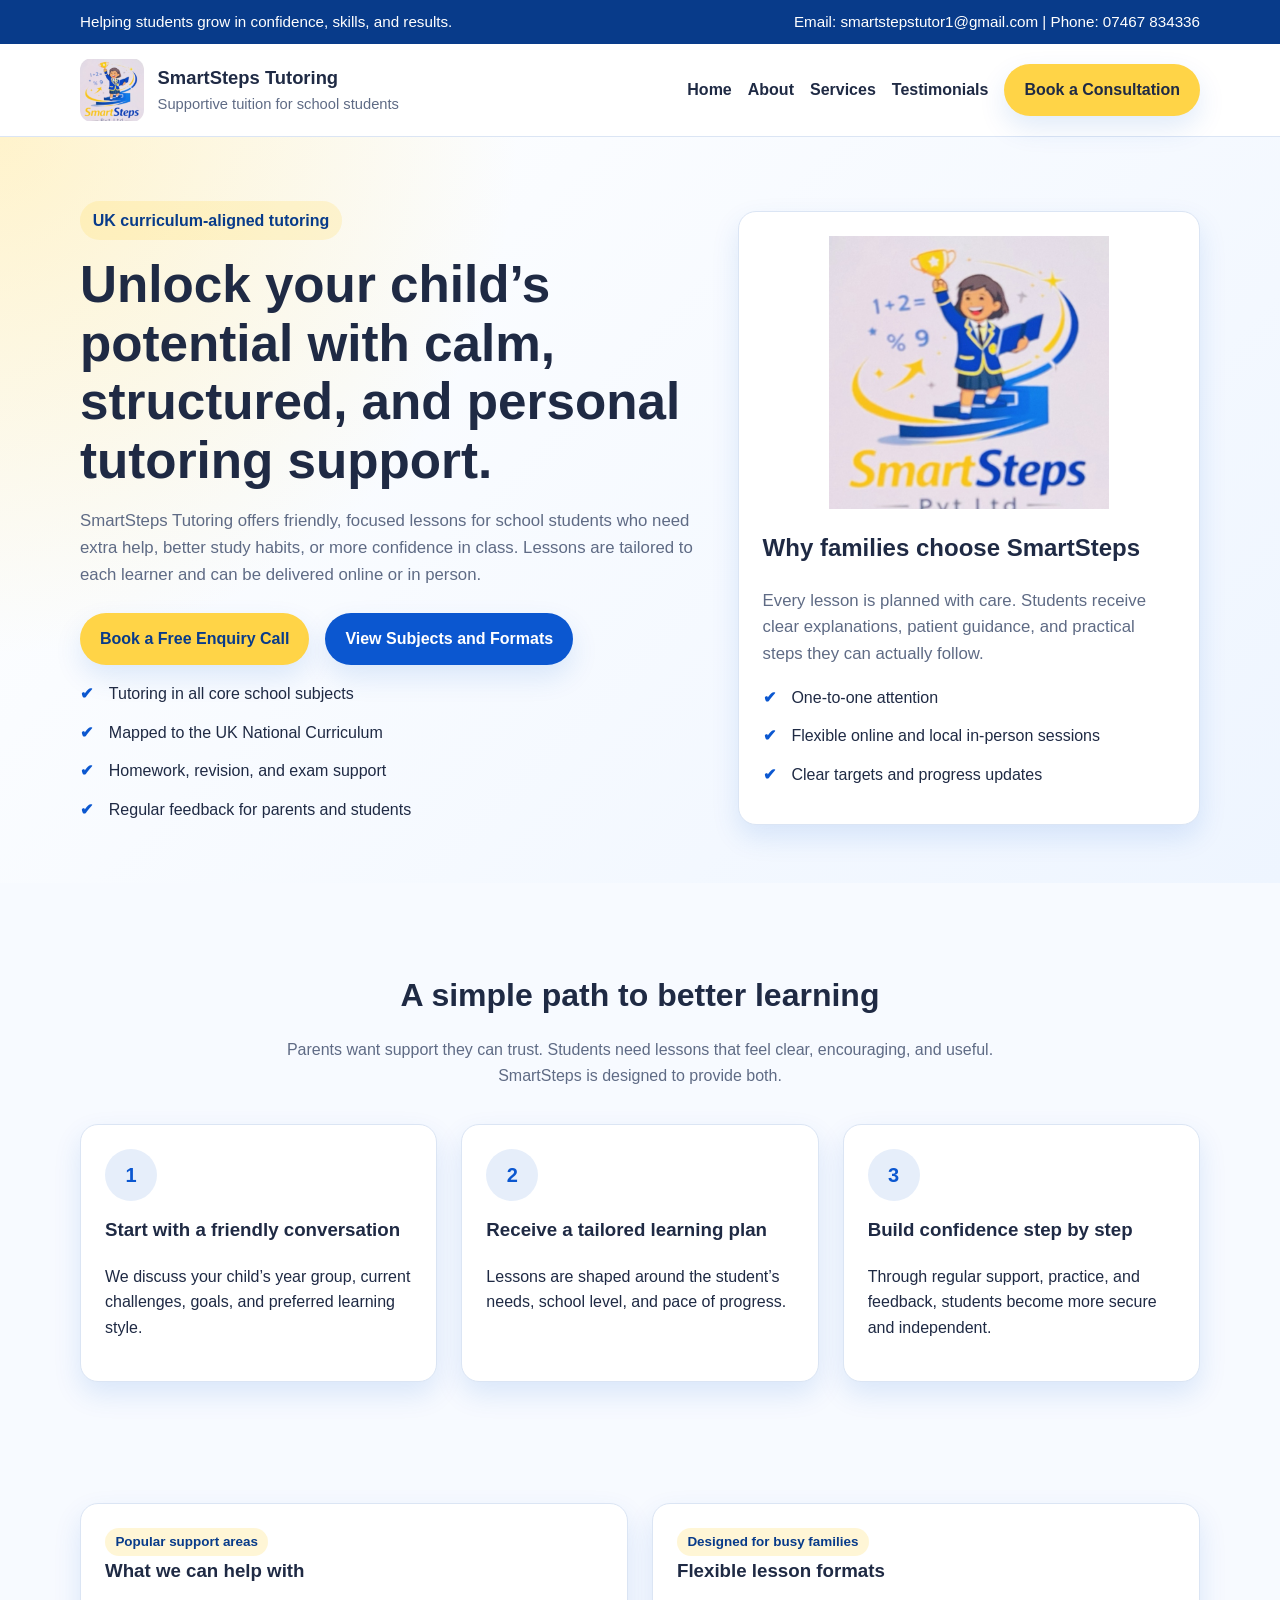
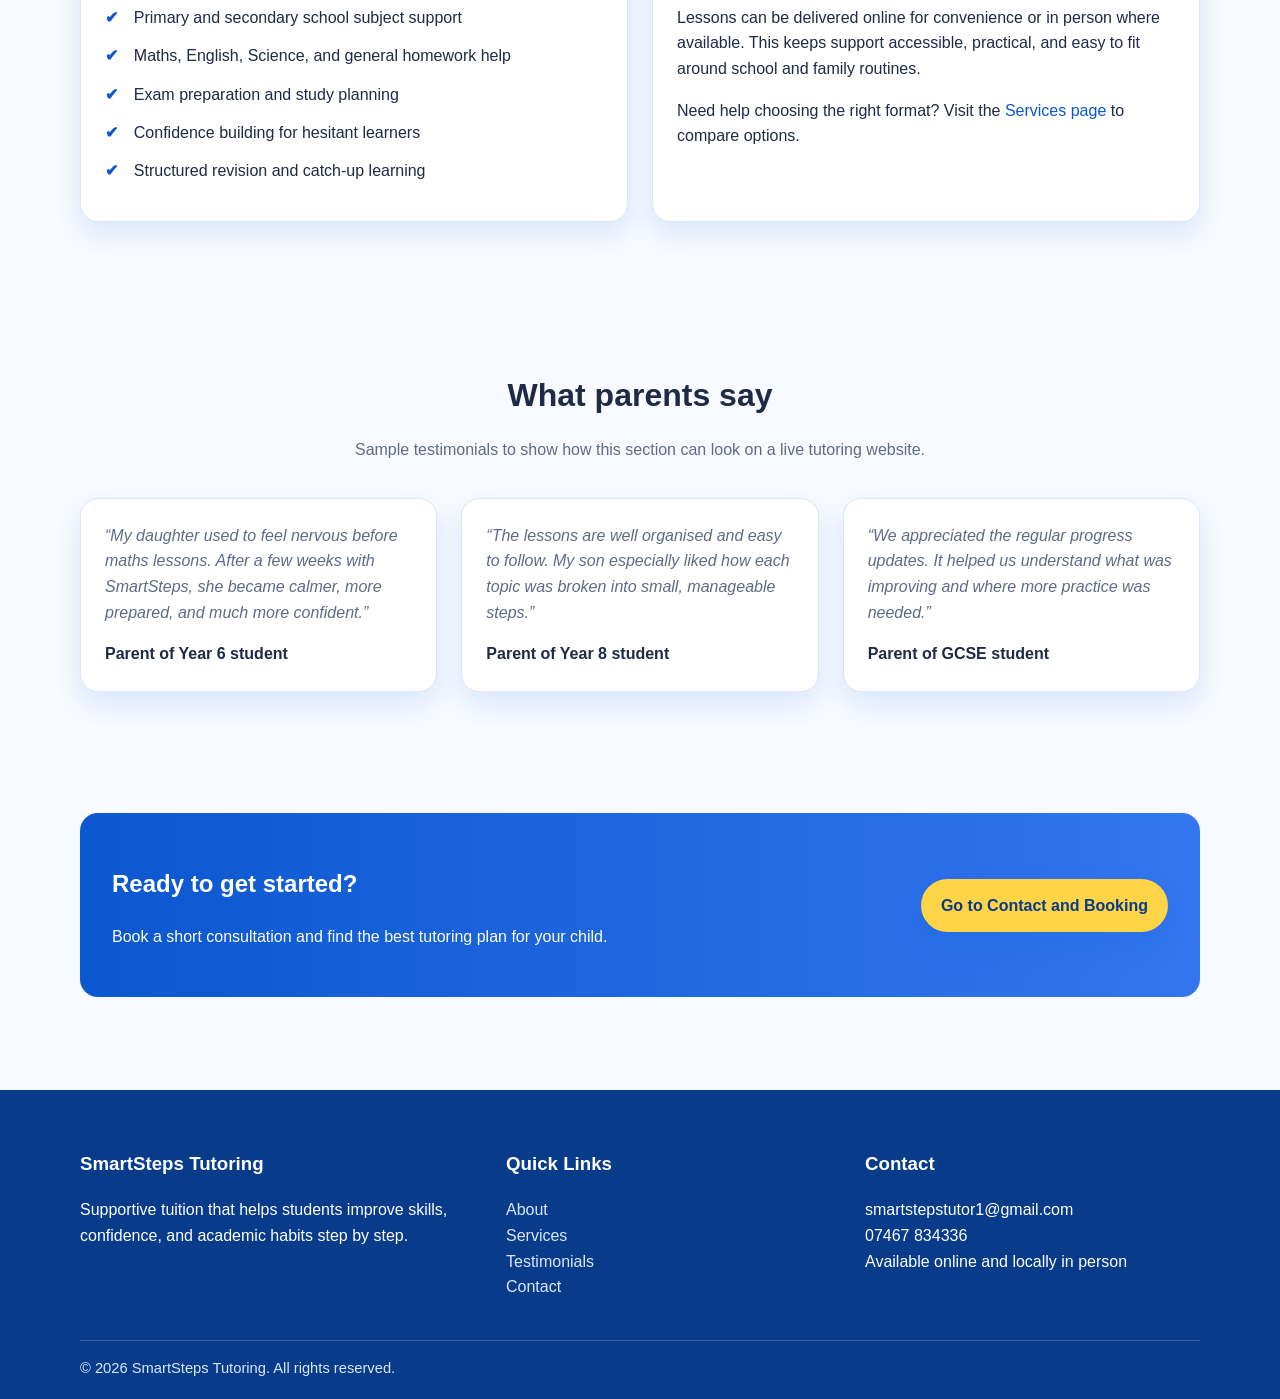
<file: index.html>
<!DOCTYPE html>
<html lang="en">
<head>
  <meta charset="UTF-8" />
  <meta name="viewport" content="width=device-width, initial-scale=1.0" />
  <title>SmartSteps Tutoring | Personal Support for Confident Learning</title>
  <meta name="description" content="SmartSteps Tutoring offers supportive, personalised lessons for school students across core subjects, online and in person." />
  <link rel="stylesheet" href="style.css" />
</head>
<body>
  <div class="topbar">
    <div class="container">
      <div>Helping students grow in confidence, skills, and results.</div>
      <div>Email: smartstepstutor1@gmail.com | Phone: 07467 834336</div>
    </div>
  </div>

  <header class="header">
    <div class="container navbar">
      <a class="brand" href="index.html">
        <img src="\assets\logo.png" alt="SmartSteps Tutoring logo" />
        <div class="brand-text">
          <strong>SmartSteps Tutoring</strong>
          <span>Supportive tuition for school students</span>
        </div>
      </a>
      <nav class="nav-links" aria-label="Main navigation">
        <a href="index.html">Home</a>
        <a href="about.html">About</a>
        <a href="services.html">Services</a>
        <a href="testimonials.html">Testimonials</a>
        <a href="contact.html" class="button">Book a Consultation</a>
      </nav>
    </div>
  </header>

  <main>
    <section class="hero">
      <div class="container hero-grid">
        <div>
          <span class="eyebrow">UK curriculum-aligned tutoring</span>
          <h1>Unlock your child’s potential with calm, structured, and personal tutoring support.</h1>
          <p>
            SmartSteps Tutoring offers friendly, focused lessons for school students who need extra help,
            better study habits, or more confidence in class. Lessons are tailored to each learner and can be
            delivered online or in person.
          </p>
          <div class="hero-actions">
            <a class="button" href="contact.html">Book a Free Enquiry Call</a>
            <a class="button secondary" href="services.html">View Subjects and Formats</a>
          </div>
          <ul class="hero-list">
            <li>Tutoring in all core school subjects</li>
            <li>Mapped to the UK National Curriculum</li>
            <li>Homework, revision, and exam support</li>
            <li>Regular feedback for parents and students</li>
          </ul>
        </div>

        <aside class="hero-card">
          <img src="assets/logo.png" alt="SmartSteps logo and mascot" />
          <h2>Why families choose SmartSteps</h2>
          <p>
            Every lesson is planned with care. Students receive clear explanations, patient guidance,
            and practical steps they can actually follow.
          </p>
          <ul class="check-list">
            <li>One-to-one attention</li>
            <li>Flexible online and local in-person sessions</li>
            <li>Clear targets and progress updates</li>
          </ul>
        </aside>
      </div>
    </section>

    <section class="section">
      <div class="container">
        <div class="section-title">
          <h2>A simple path to better learning</h2>
          <p>
            Parents want support they can trust. Students need lessons that feel clear, encouraging, and useful.
            SmartSteps is designed to provide both.
          </p>
        </div>
        <div class="grid-3">
          <div class="card">
            <div class="icon-circle">1</div>
            <h3>Start with a friendly conversation</h3>
            <p>
              We discuss your child’s year group, current challenges, goals, and preferred learning style.
            </p>
          </div>
          <div class="card">
            <div class="icon-circle">2</div>
            <h3>Receive a tailored learning plan</h3>
            <p>
              Lessons are shaped around the student’s needs, school level, and pace of progress.
            </p>
          </div>
          <div class="card">
            <div class="icon-circle">3</div>
            <h3>Build confidence step by step</h3>
            <p>
              Through regular support, practice, and feedback, students become more secure and independent.
            </p>
          </div>
        </div>
      </div>
    </section>

    <section class="section">
      <div class="container grid-2">
        <div class="info-box">
          <span class="small-badge">Popular support areas</span>
          <h3>What we can help with</h3>
          <ul class="check-list">
            <li>Primary and secondary school subject support</li>
            <li>Maths, English, Science, and general homework help</li>
            <li>Exam preparation and study planning</li>
            <li>Confidence building for hesitant learners</li>
            <li>Structured revision and catch-up learning</li>
          </ul>
        </div>
        <div class="info-box">
          <span class="small-badge">Designed for busy families</span>
          <h3>Flexible lesson formats</h3>
          <p>
            Lessons can be delivered online for convenience or in person where available. This keeps support accessible,
            practical, and easy to fit around school and family routines.
          </p>
          <p>
            Need help choosing the right format? Visit the <a href="services.html">Services page</a> to compare options.
          </p>
        </div>
      </div>
    </section>

    <section class="section">
      <div class="container">
        <div class="section-title">
          <h2>What parents say</h2>
          <p>Sample testimonials to show how this section can look on a live tutoring website.</p>
        </div>
        <div class="grid-3">
          <article class="testimonial">
            <blockquote>
              “My daughter used to feel nervous before maths lessons. After a few weeks with SmartSteps, she became calmer,
              more prepared, and much more confident.”
            </blockquote>
            <cite>Parent of Year 6 student</cite>
          </article>
          <article class="testimonial">
            <blockquote>
              “The lessons are well organised and easy to follow. My son especially liked how each topic was broken into small,
              manageable steps.”
            </blockquote>
            <cite>Parent of Year 8 student</cite>
          </article>
          <article class="testimonial">
            <blockquote>
              “We appreciated the regular progress updates. It helped us understand what was improving and where more practice was needed.”
            </blockquote>
            <cite>Parent of GCSE student</cite>
          </article>
        </div>
      </div>
    </section>

    <section class="section">
      <div class="container">
        <div class="cta-strip">
          <div>
            <h2>Ready to get started?</h2>
            <p>Book a short consultation and find the best tutoring plan for your child.</p>
          </div>
          <a class="button" href="contact.html">Go to Contact and Booking</a>
        </div>
      </div>
    </section>
  </main>

  <footer class="footer">
    <div class="container">
      <div class="footer-grid">
        <div>
          <h3>SmartSteps Tutoring</h3>
          <p>Supportive tuition that helps students improve skills, confidence, and academic habits step by step.</p>
        </div>
        <div>
          <h3>Quick Links</h3>
          <p><a href="about.html">About</a><br><a href="services.html">Services</a><br><a href="testimonials.html">Testimonials</a><br><a href="contact.html">Contact</a></p>
        </div>
        <div>
          <h3>Contact</h3>
          <p>smartstepstutor1@gmail.com<br>07467 834336<br>Available online and locally in person</p>
        </div>
      </div>
      <div class="footer-bottom">© 2026 SmartSteps Tutoring. All rights reserved.</div>
    </div>
  </footer>
</body>
</html>
</file>
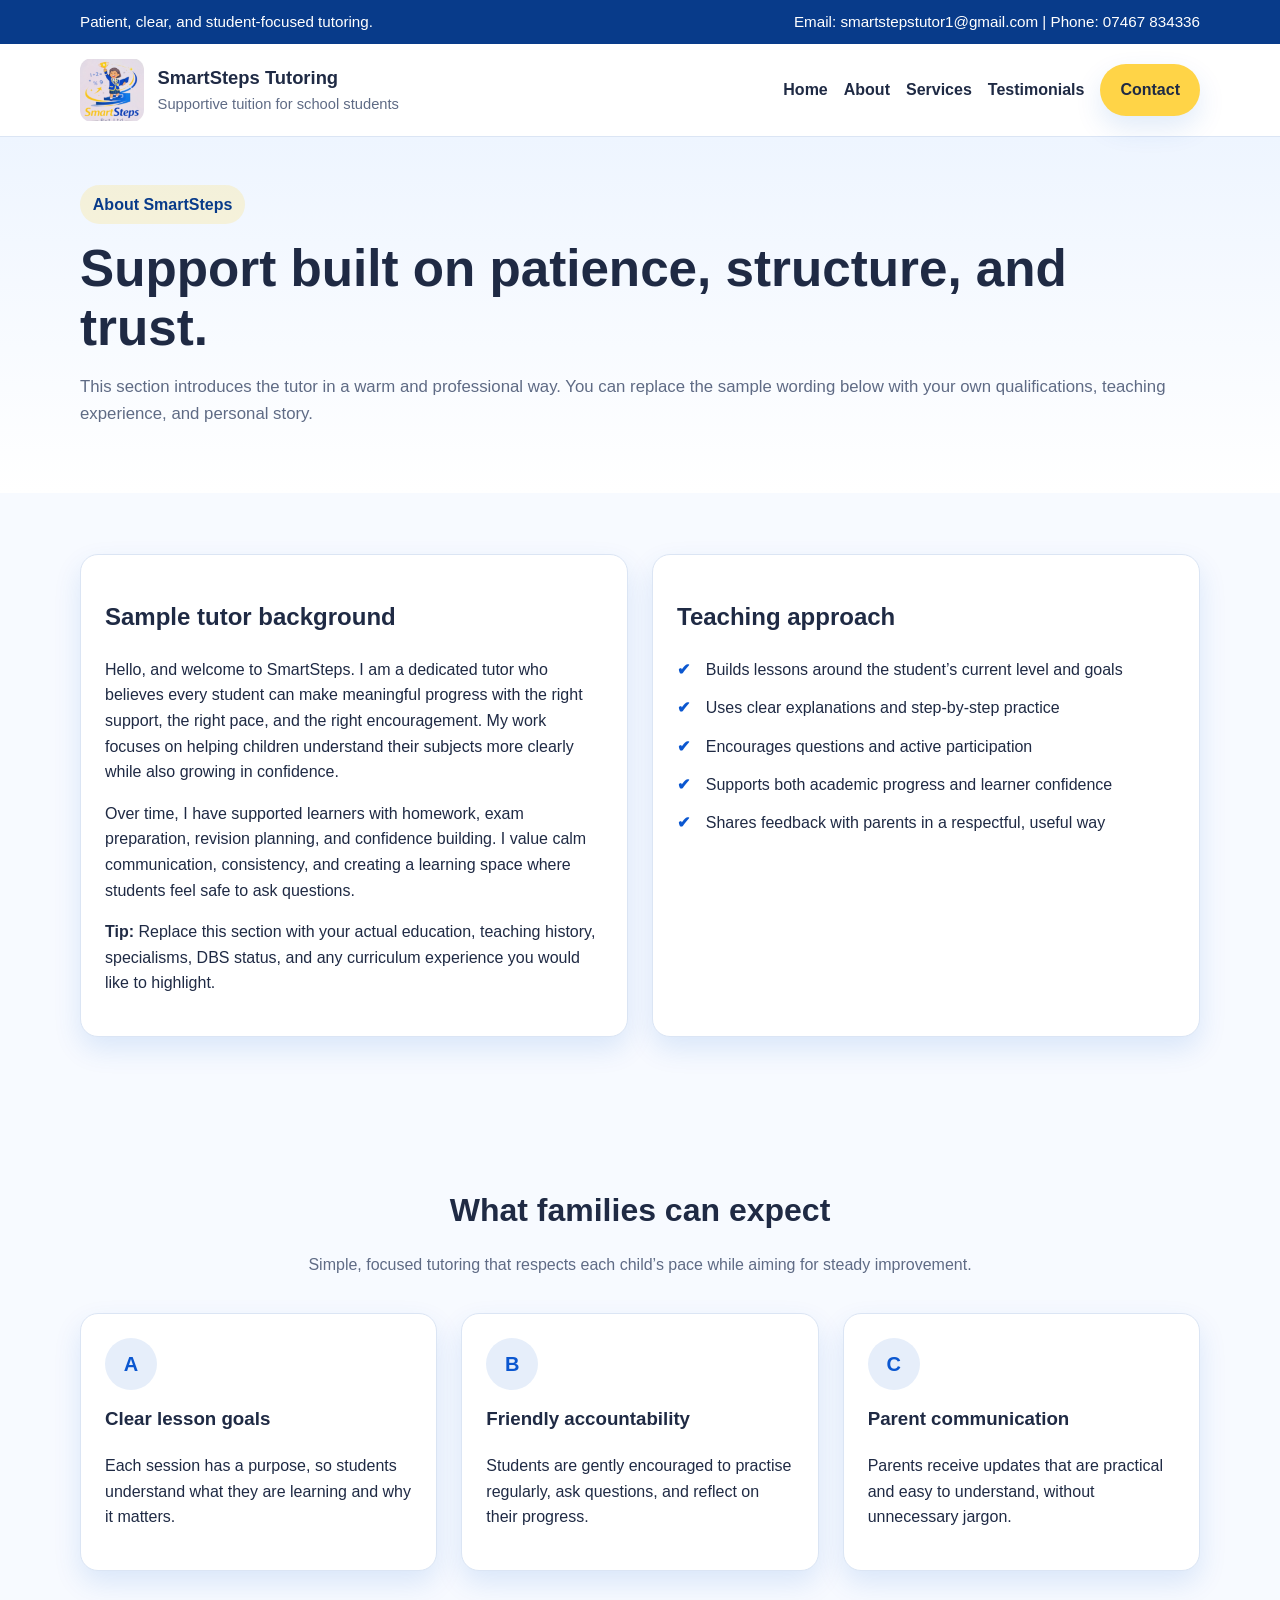
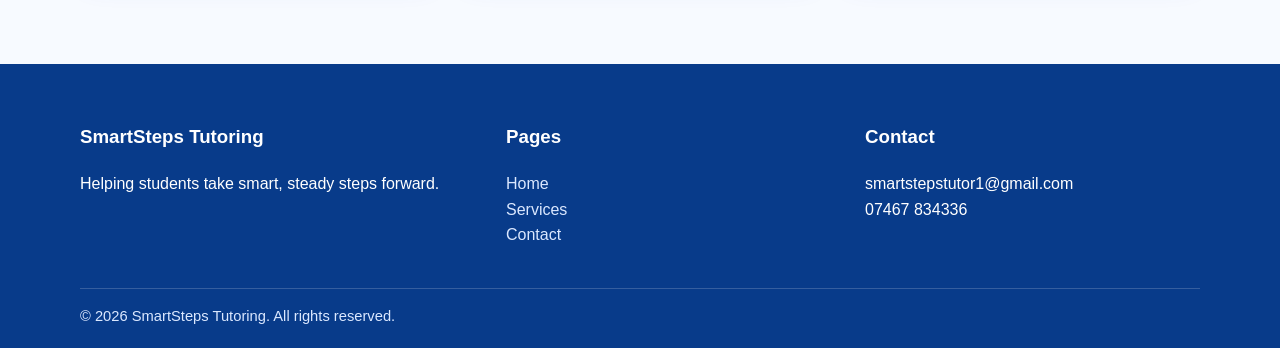
<file: about.html>
<!DOCTYPE html>
<html lang="en">
<head>
  <meta charset="UTF-8" />
  <meta name="viewport" content="width=device-width, initial-scale=1.0" />
  <title>About | SmartSteps Tutoring</title>
  <link rel="stylesheet" href="style.css" />
</head>
<body>
  <div class="topbar">
    <div class="container">
      <div>Patient, clear, and student-focused tutoring.</div>
      <div>Email: smartstepstutor1@gmail.com | Phone: 07467 834336</div>
    </div>
  </div>

  <header class="header">
    <div class="container navbar">
      <a class="brand" href="index.html">
        <img src="assets/logo.png" alt="SmartSteps Tutoring logo" />
        <div class="brand-text">
          <strong>SmartSteps Tutoring</strong>
          <span>Supportive tuition for school students</span>
        </div>
      </a>
      <nav class="nav-links">
        <a href="index.html">Home</a>
        <a href="about.html">About</a>
        <a href="services.html">Services</a>
        <a href="testimonials.html">Testimonials</a>
        <a href="contact.html" class="button">Contact</a>
      </nav>
    </div>
  </header>

  <main>
    <section class="page-hero">
      <div class="container">
        <span class="eyebrow">About SmartSteps</span>
        <h1>Support built on patience, structure, and trust.</h1>
        <p>
          This section introduces the tutor in a warm and professional way. You can replace the sample wording below
          with your own qualifications, teaching experience, and personal story.
        </p>
      </div>
    </section>

    <section class="section">
      <div class="container grid-2">
        <div class="card">
          <h2>Sample tutor background</h2>
          <p>
            Hello, and welcome to SmartSteps. I am a dedicated tutor who believes every student can make meaningful progress
            with the right support, the right pace, and the right encouragement. My work focuses on helping children understand
            their subjects more clearly while also growing in confidence.
          </p>
          <p>
            Over time, I have supported learners with homework, exam preparation, revision planning, and confidence building.
            I value calm communication, consistency, and creating a learning space where students feel safe to ask questions.
          </p>
          <p>
            <strong>Tip:</strong> Replace this section with your actual education, teaching history, specialisms, DBS status,
            and any curriculum experience you would like to highlight.
          </p>
        </div>
        <div class="card">
          <h2>Teaching approach</h2>
          <ul class="check-list">
            <li>Builds lessons around the student’s current level and goals</li>
            <li>Uses clear explanations and step-by-step practice</li>
            <li>Encourages questions and active participation</li>
            <li>Supports both academic progress and learner confidence</li>
            <li>Shares feedback with parents in a respectful, useful way</li>
          </ul>
        </div>
      </div>
    </section>

    <section class="section">
      <div class="container">
        <div class="section-title">
          <h2>What families can expect</h2>
          <p>Simple, focused tutoring that respects each child’s pace while aiming for steady improvement.</p>
        </div>
        <div class="grid-3">
          <div class="card">
            <div class="icon-circle">A</div>
            <h3>Clear lesson goals</h3>
            <p>Each session has a purpose, so students understand what they are learning and why it matters.</p>
          </div>
          <div class="card">
            <div class="icon-circle">B</div>
            <h3>Friendly accountability</h3>
            <p>Students are gently encouraged to practise regularly, ask questions, and reflect on their progress.</p>
          </div>
          <div class="card">
            <div class="icon-circle">C</div>
            <h3>Parent communication</h3>
            <p>Parents receive updates that are practical and easy to understand, without unnecessary jargon.</p>
          </div>
        </div>
      </div>
    </section>
  </main>

  <footer class="footer">
    <div class="container">
      <div class="footer-grid">
        <div><h3>SmartSteps Tutoring</h3><p>Helping students take smart, steady steps forward.</p></div>
        <div><h3>Pages</h3><p><a href="index.html">Home</a><br><a href="services.html">Services</a><br><a href="contact.html">Contact</a></p></div>
        <div><h3>Contact</h3><p>smartstepstutor1@gmail.com<br>07467 834336</p></div>
      </div>
      <div class="footer-bottom">© 2026 SmartSteps Tutoring. All rights reserved.</div>
    </div>
  </footer>
</body>
</html>
</file>
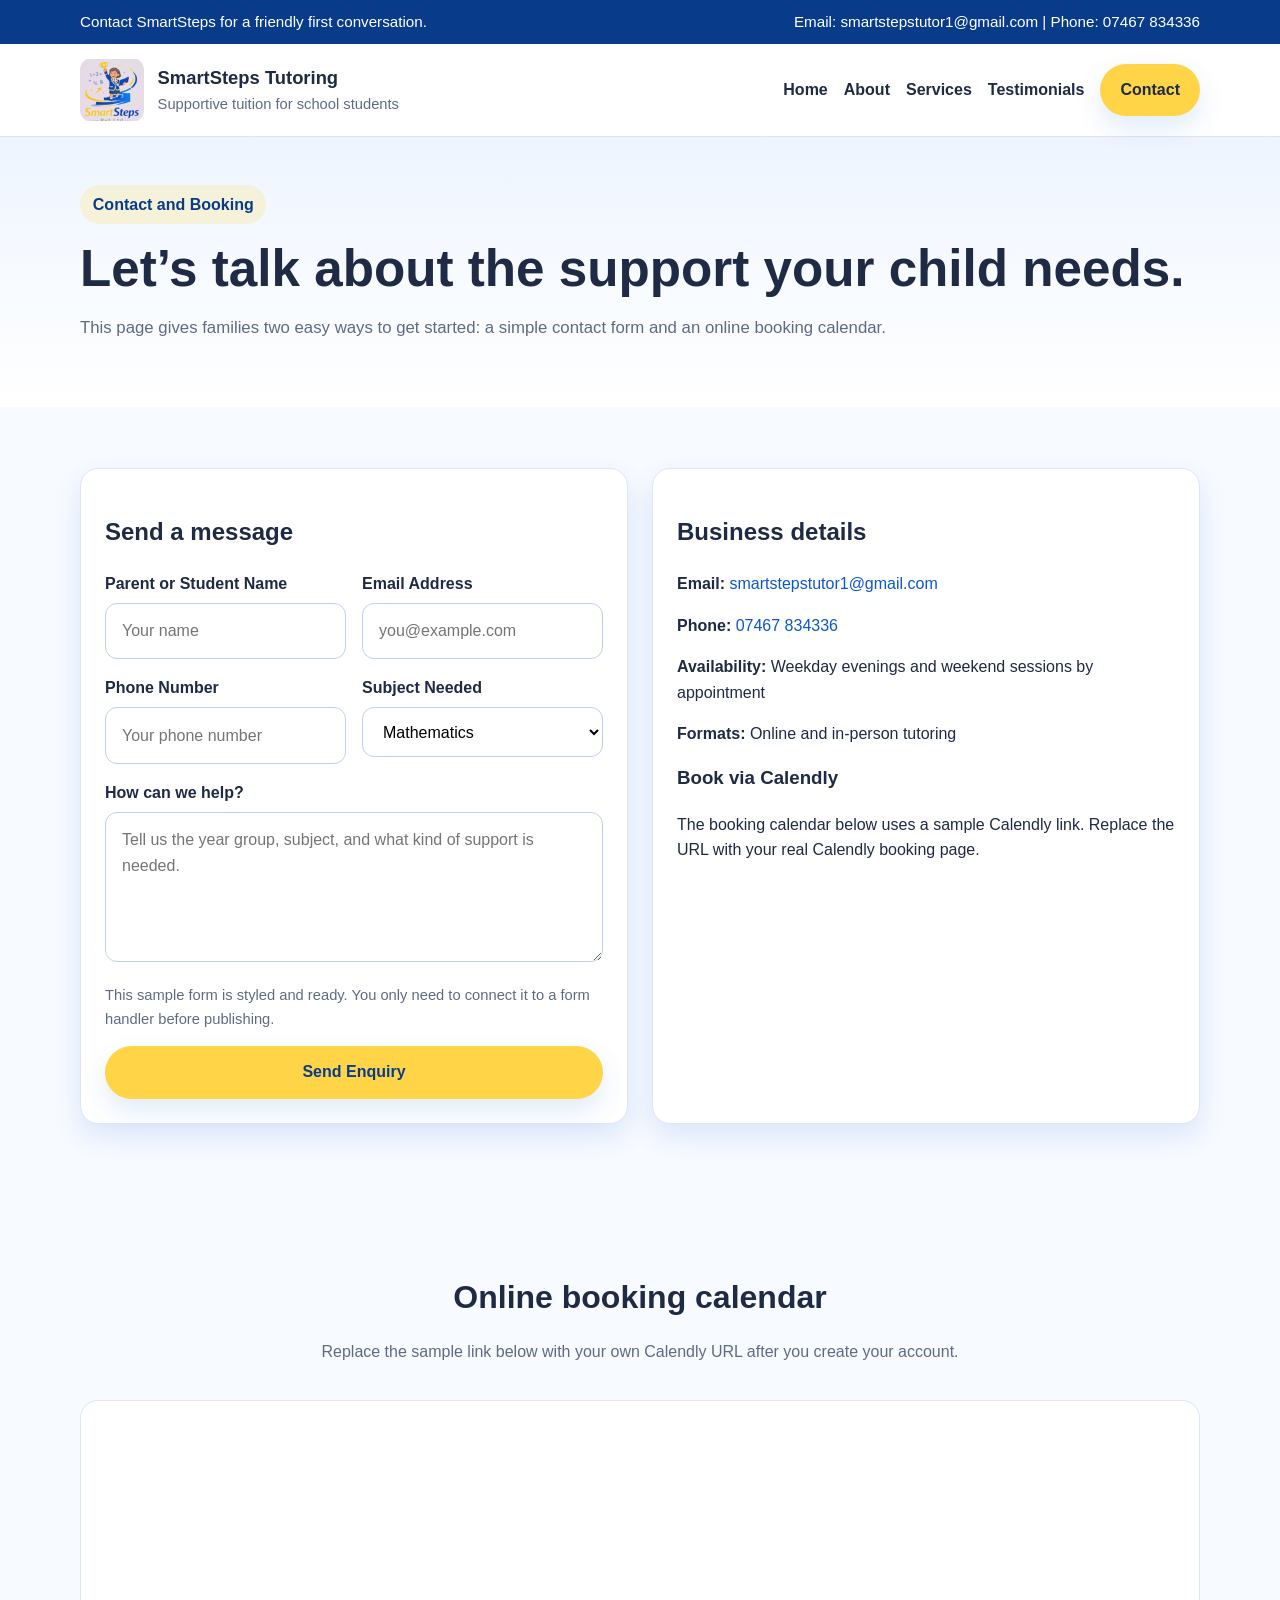
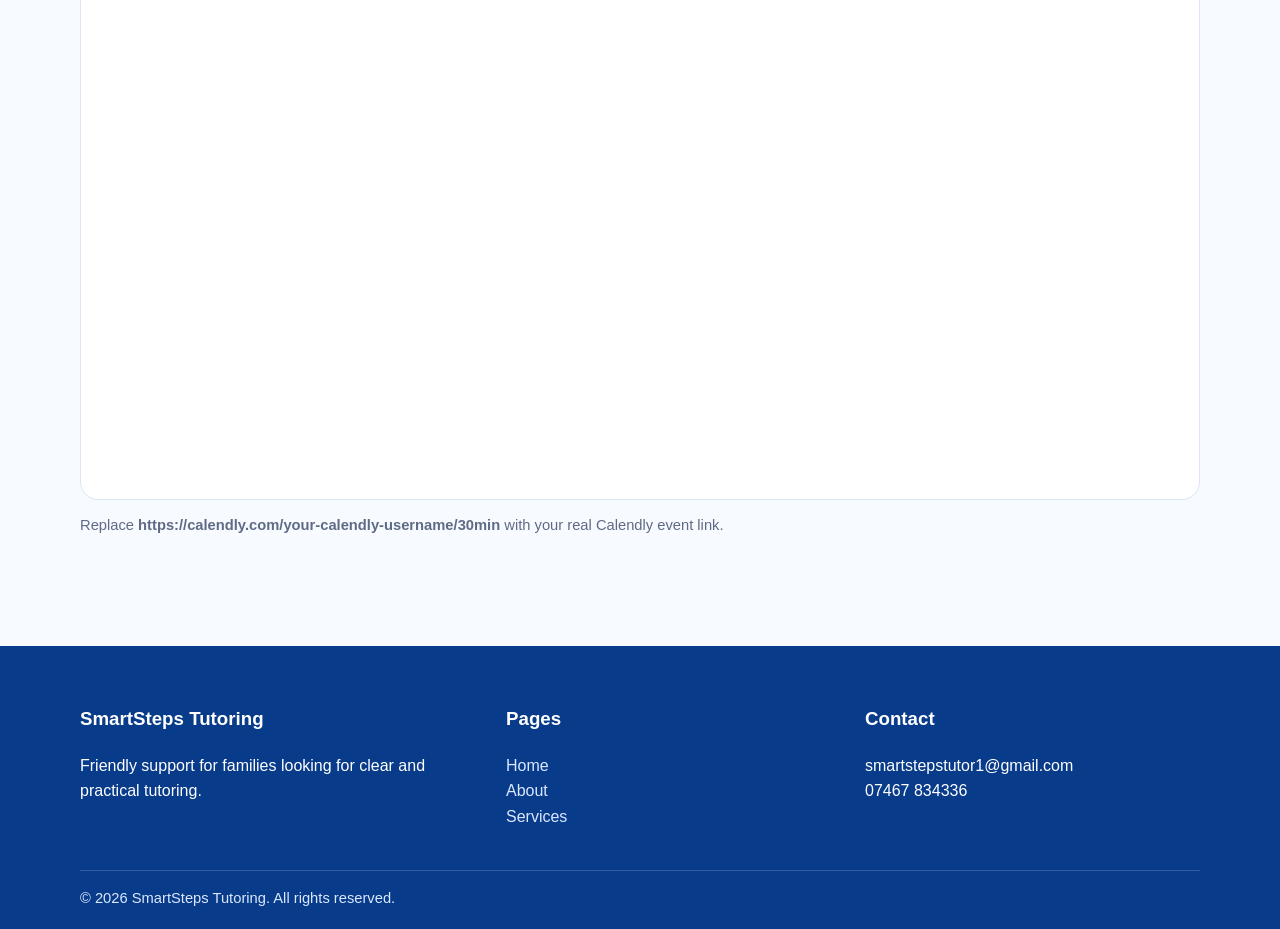
<file: contact.html>
<!DOCTYPE html>
<html lang="en">
<head>
  <meta charset="UTF-8" />
  <meta name="viewport" content="width=device-width, initial-scale=1.0" />
  <title>Contact | SmartSteps Tutoring</title>
  <link rel="stylesheet" href="style.css" />
  <!-- Calendly stylesheet for embedded booking widget -->
  <link href="https://assets.calendly.com/assets/external/widget.css" rel="stylesheet">
</head>
<body>
  <div class="topbar">
    <div class="container">
      <div>Contact SmartSteps for a friendly first conversation.</div>
      <div>Email: smartstepstutor1@gmail.com | Phone: 07467 834336</div>
    </div>
  </div>

  <header class="header">
    <div class="container navbar">
      <a class="brand" href="index.html">
        <img src="assets/logo.png" alt="SmartSteps Tutoring logo" />
        <div class="brand-text">
          <strong>SmartSteps Tutoring</strong>
          <span>Supportive tuition for school students</span>
        </div>
      </a>
      <nav class="nav-links">
        <a href="index.html">Home</a>
        <a href="about.html">About</a>
        <a href="services.html">Services</a>
        <a href="testimonials.html">Testimonials</a>
        <a href="contact.html" class="button">Contact</a>
      </nav>
    </div>
  </header>

  <main>
    <section class="page-hero">
      <div class="container">
        <span class="eyebrow">Contact and Booking</span>
        <h1>Let’s talk about the support your child needs.</h1>
        <p>
          This page gives families two easy ways to get started: a simple contact form and an online booking calendar.
        </p>
      </div>
    </section>

    <section class="section">
      <div class="container grid-2">
        <div class="contact-box">
          <h2>Send a message</h2>
          <!--
            This is a visual contact form sample.
            To make it fully work, connect it to a form service such as Formspree, Netlify Forms, or Basin.
          -->
          <form action="#" method="post">
            <div class="form-grid">
              <div>
                <label for="name">Parent or Student Name</label>
                <input type="text" id="name" name="name" placeholder="Your name" />
              </div>
              <div>
                <label for="email">Email Address</label>
                <input type="email" id="email" name="email" placeholder="you@example.com" />
              </div>
              <div>
                <label for="phone">Phone Number</label>
                <input type="tel" id="phone" name="phone" placeholder="Your phone number" />
              </div>
              <div>
                <label for="subject">Subject Needed</label>
                <select id="subject" name="subject">
                  <option>Mathematics</option>
                  <option>English</option>
                  <option>Science</option>
                  <option>Homework Support</option>
                  <option>Exam Preparation</option>
                </select>
              </div>
              <div class="full">
                <label for="message">How can we help?</label>
                <textarea id="message" name="message" placeholder="Tell us the year group, subject, and what kind of support is needed."></textarea>
              </div>
            </div>
            <p class="note">This sample form is styled and ready. You only need to connect it to a form handler before publishing.</p>
            <input type="submit" value="Send Enquiry" />
          </form>
        </div>

        <div class="contact-box">
          <h2>Business details</h2>
          <p><strong>Email:</strong> <a href="mailto:smartstepstutor1@gmail.com">smartstepstutor1@gmail.com</a></p>
          <p><strong>Phone:</strong> <a href="tel:07467834336">07467 834336</a></p>
          <p><strong>Availability:</strong> Weekday evenings and weekend sessions by appointment</p>
          <p><strong>Formats:</strong> Online and in-person tutoring</p>
          <h3>Book via Calendly</h3>
          <p>
            The booking calendar below uses a sample Calendly link. Replace the URL with your real Calendly booking page.
          </p>
        </div>
      </div>
    </section>

    <section class="section">
      <div class="container">
        <div class="section-title">
          <h2>Online booking calendar</h2>
          <p>Replace the sample link below with your own Calendly URL after you create your account.</p>
        </div>
        <div
          class="calendly-inline-widget"
          data-url="https://calendly.com/your-calendly-username/30min"
          aria-label="Calendly booking calendar"
        ></div>
        <p class="note">
          Replace <strong>https://calendly.com/your-calendly-username/30min</strong> with your real Calendly event link.
        </p>
      </div>
    </section>
  </main>

  <footer class="footer">
    <div class="container">
      <div class="footer-grid">
        <div><h3>SmartSteps Tutoring</h3><p>Friendly support for families looking for clear and practical tutoring.</p></div>
        <div><h3>Pages</h3><p><a href="index.html">Home</a><br><a href="about.html">About</a><br><a href="services.html">Services</a></p></div>
        <div><h3>Contact</h3><p>smartstepstutor1@gmail.com<br>07467 834336</p></div>
      </div>
      <div class="footer-bottom">© 2026 SmartSteps Tutoring. All rights reserved.</div>
    </div>
  </footer>

  <!-- Calendly widget script -->
  <script src="https://assets.calendly.com/assets/external/widget.js" async></script>
</body>
</html>
</file>
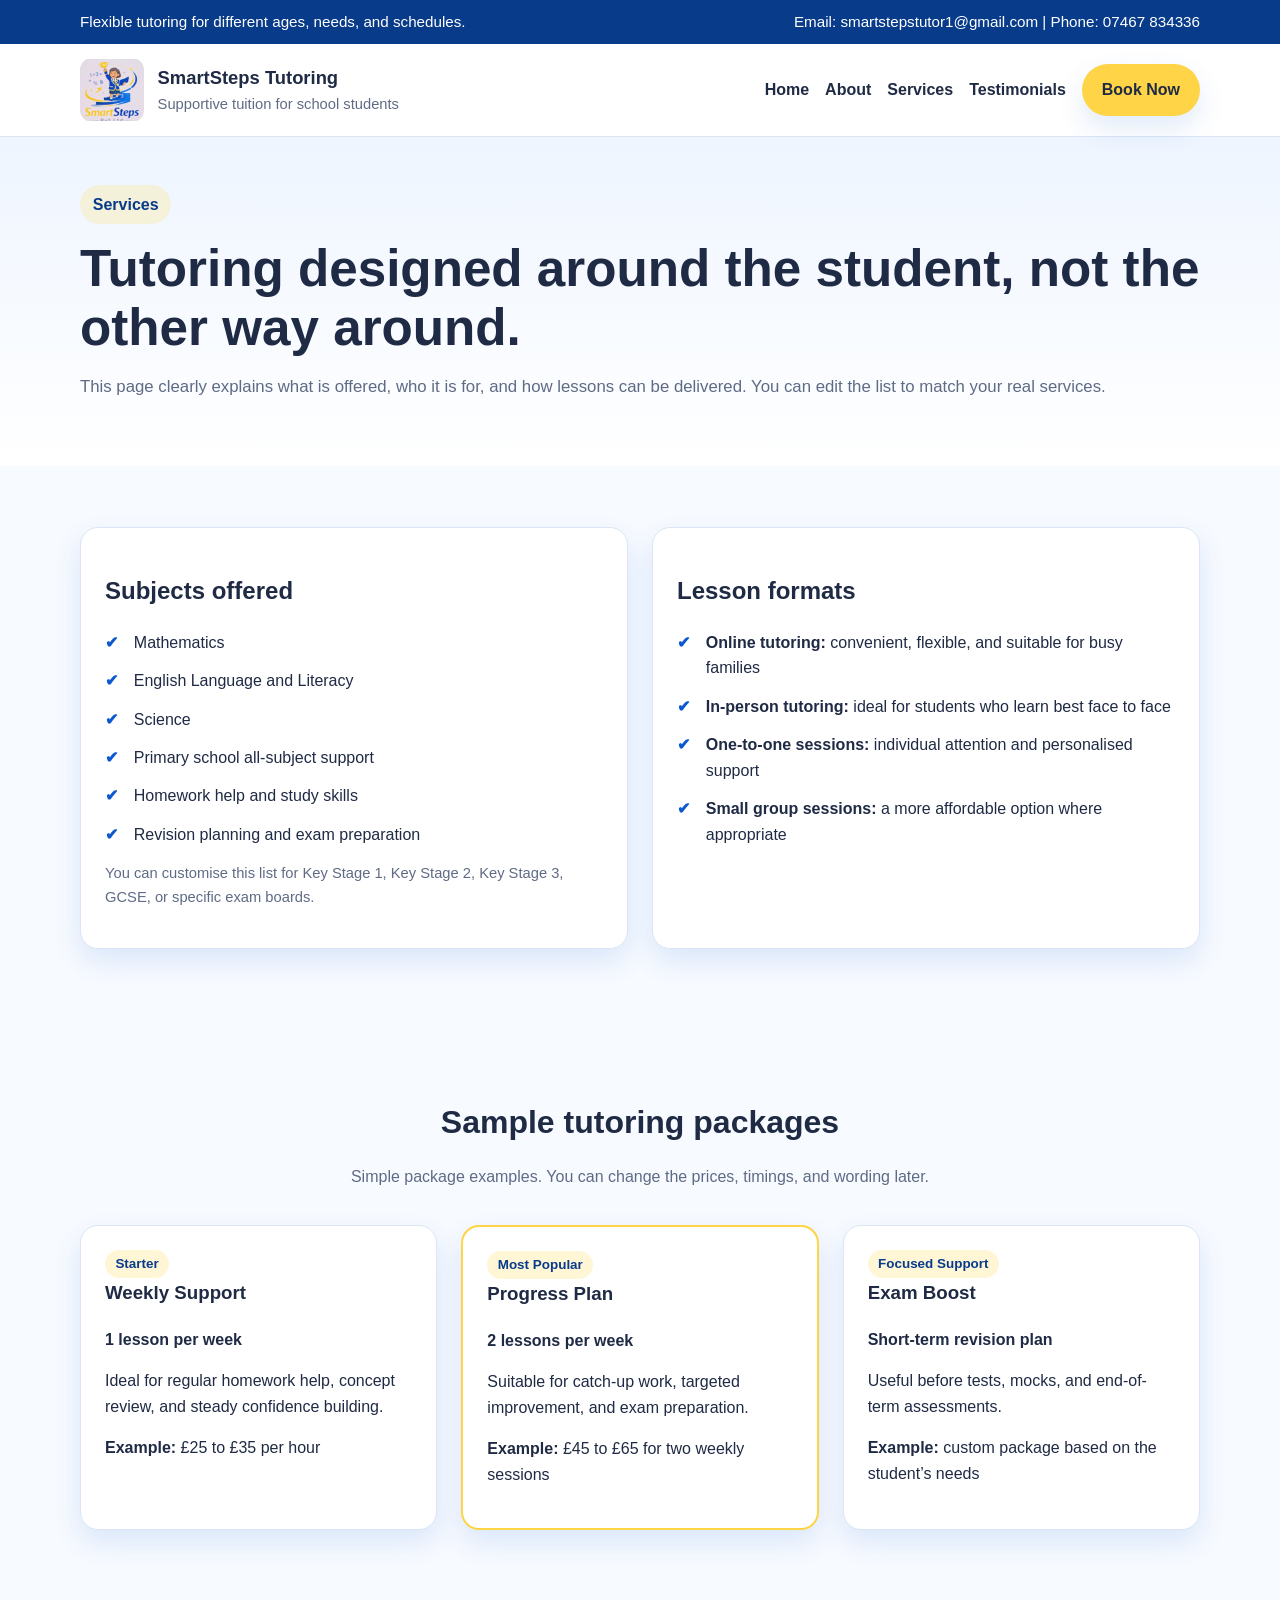
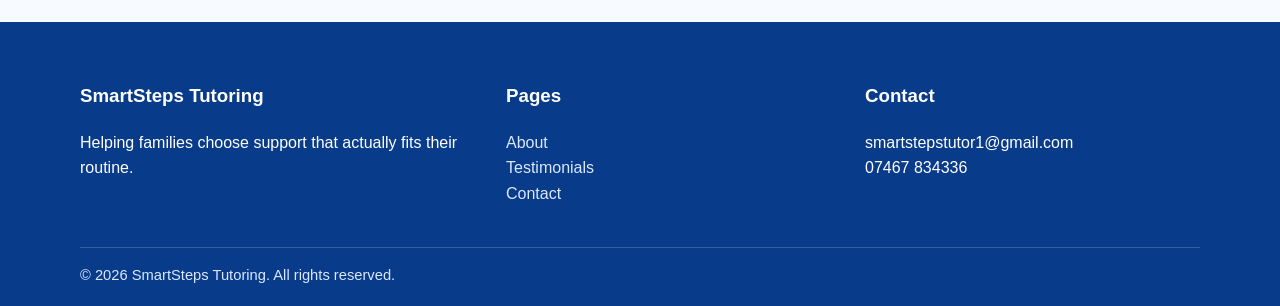
<file: services.html>
<!DOCTYPE html>
<html lang="en">
<head>
  <meta charset="UTF-8" />
  <meta name="viewport" content="width=device-width, initial-scale=1.0" />
  <title>Services | SmartSteps Tutoring</title>
  <link rel="stylesheet" href="style.css" />
</head>
<body>
  <div class="topbar">
    <div class="container">
      <div>Flexible tutoring for different ages, needs, and schedules.</div>
      <div>Email: smartstepstutor1@gmail.com | Phone: 07467 834336</div>
    </div>
  </div>

  <header class="header">
    <div class="container navbar">
      <a class="brand" href="index.html">
        <img src="assets/logo.png" alt="SmartSteps Tutoring logo" />
        <div class="brand-text">
          <strong>SmartSteps Tutoring</strong>
          <span>Supportive tuition for school students</span>
        </div>
      </a>
      <nav class="nav-links">
        <a href="index.html">Home</a>
        <a href="about.html">About</a>
        <a href="services.html">Services</a>
        <a href="testimonials.html">Testimonials</a>
        <a href="contact.html" class="button">Book Now</a>
      </nav>
    </div>
  </header>

  <main>
    <section class="page-hero">
      <div class="container">
        <span class="eyebrow">Services</span>
        <h1>Tutoring designed around the student, not the other way around.</h1>
        <p>
          This page clearly explains what is offered, who it is for, and how lessons can be delivered.
          You can edit the list to match your real services.
        </p>
      </div>
    </section>

    <section class="section">
      <div class="container service-groups">
        <div class="service-card">
          <h2>Subjects offered</h2>
          <ul class="check-list">
            <li>Mathematics</li>
            <li>English Language and Literacy</li>
            <li>Science</li>
            <li>Primary school all-subject support</li>
            <li>Homework help and study skills</li>
            <li>Revision planning and exam preparation</li>
          </ul>
          <p class="note">You can customise this list for Key Stage 1, Key Stage 2, Key Stage 3, GCSE, or specific exam boards.</p>
        </div>

        <div class="service-card">
          <h2>Lesson formats</h2>
          <ul class="check-list">
            <li><strong>Online tutoring:</strong> convenient, flexible, and suitable for busy families</li>
            <li><strong>In-person tutoring:</strong> ideal for students who learn best face to face</li>
            <li><strong>One-to-one sessions:</strong> individual attention and personalised support</li>
            <li><strong>Small group sessions:</strong> a more affordable option where appropriate</li>
          </ul>
        </div>
      </div>
    </section>

    <section class="section">
      <div class="container">
        <div class="section-title">
          <h2>Sample tutoring packages</h2>
          <p>Simple package examples. You can change the prices, timings, and wording later.</p>
        </div>
        <div class="pricing-grid">
          <div class="pricing-card">
            <span class="small-badge">Starter</span>
            <h3>Weekly Support</h3>
            <p><strong>1 lesson per week</strong></p>
            <p>Ideal for regular homework help, concept review, and steady confidence building.</p>
            <p><strong>Example:</strong> £25 to £35 per hour</p>
          </div>
          <div class="pricing-card featured">
            <span class="small-badge">Most Popular</span>
            <h3>Progress Plan</h3>
            <p><strong>2 lessons per week</strong></p>
            <p>Suitable for catch-up work, targeted improvement, and exam preparation.</p>
            <p><strong>Example:</strong> £45 to £65 for two weekly sessions</p>
          </div>
          <div class="pricing-card">
            <span class="small-badge">Focused Support</span>
            <h3>Exam Boost</h3>
            <p><strong>Short-term revision plan</strong></p>
            <p>Useful before tests, mocks, and end-of-term assessments.</p>
            <p><strong>Example:</strong> custom package based on the student’s needs</p>
          </div>
        </div>
      </div>
    </section>
  </main>

  <footer class="footer">
    <div class="container">
      <div class="footer-grid">
        <div><h3>SmartSteps Tutoring</h3><p>Helping families choose support that actually fits their routine.</p></div>
        <div><h3>Pages</h3><p><a href="about.html">About</a><br><a href="testimonials.html">Testimonials</a><br><a href="contact.html">Contact</a></p></div>
        <div><h3>Contact</h3><p>smartstepstutor1@gmail.com<br>07467 834336</p></div>
      </div>
      <div class="footer-bottom">© 2026 SmartSteps Tutoring. All rights reserved.</div>
    </div>
  </footer>
</body>
</html>
</file>
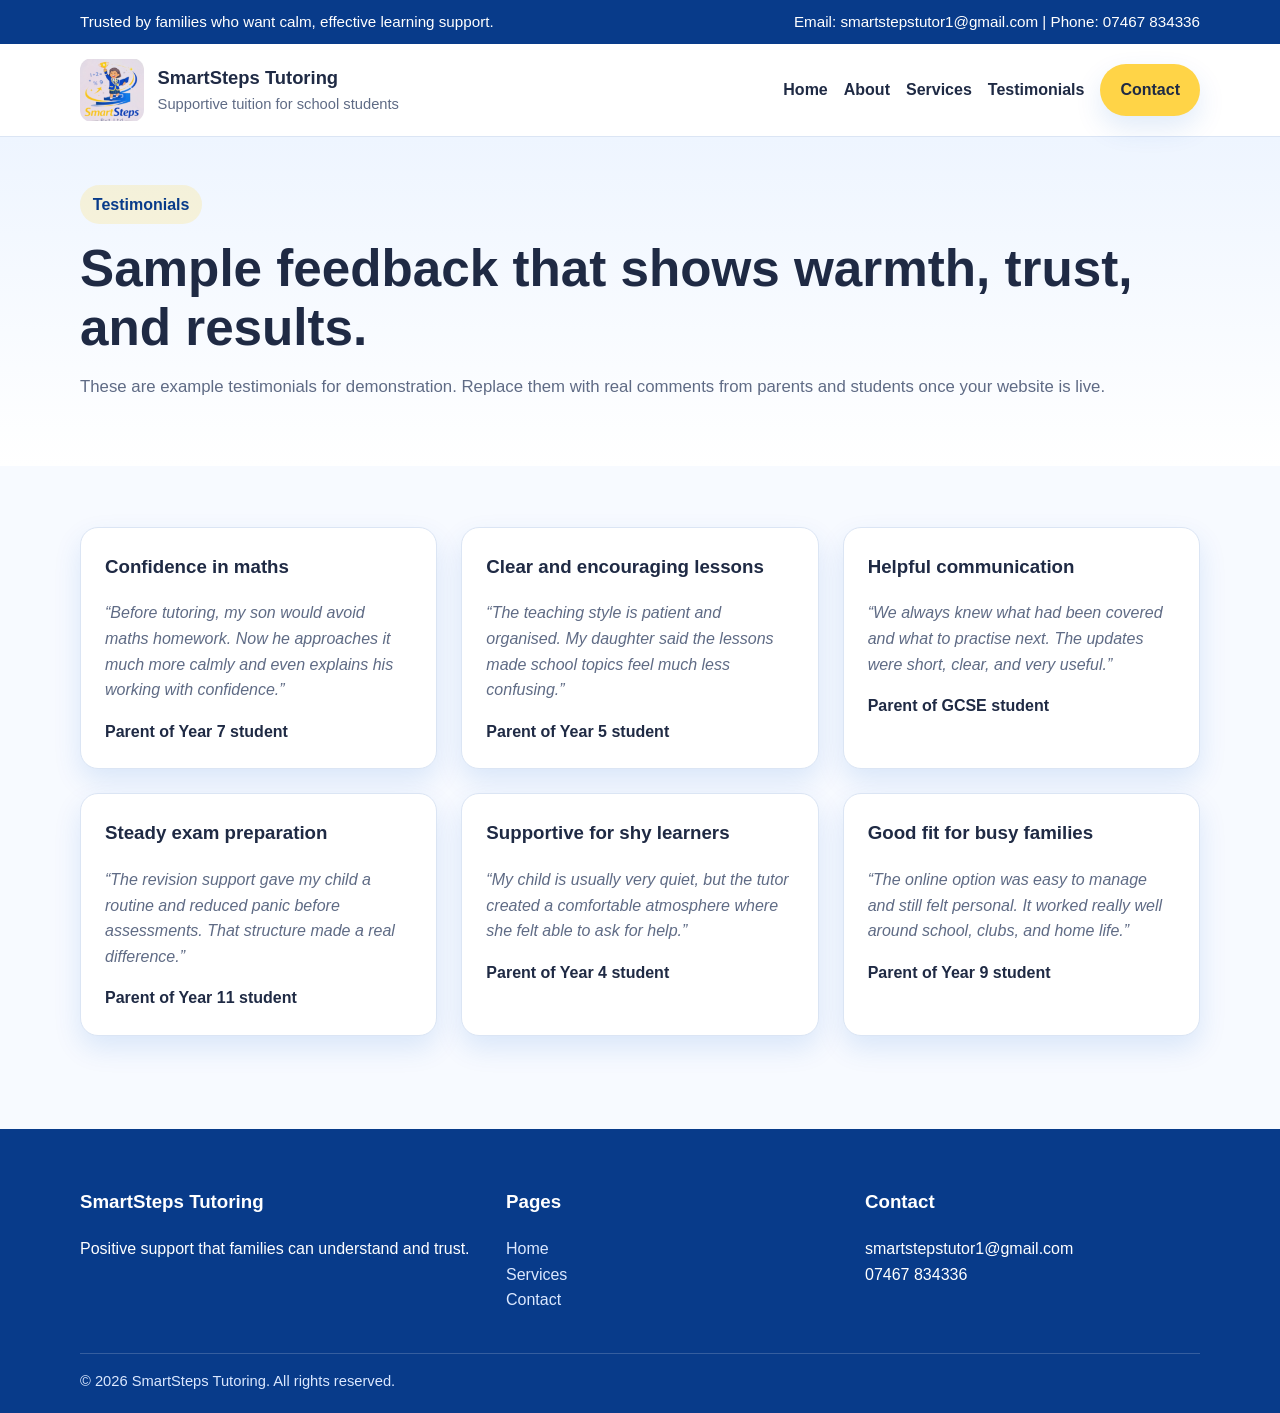
<file: testimonials.html>
<!DOCTYPE html>
<html lang="en">
<head>
  <meta charset="UTF-8" />
  <meta name="viewport" content="width=device-width, initial-scale=1.0" />
  <title>Testimonials | SmartSteps Tutoring</title>
  <link rel="stylesheet" href="style.css" />
</head>
<body>
  <div class="topbar">
    <div class="container">
      <div>Trusted by families who want calm, effective learning support.</div>
      <div>Email: smartstepstutor1@gmail.com | Phone: 07467 834336</div>
    </div>
  </div>

  <header class="header">
    <div class="container navbar">
      <a class="brand" href="index.html">
        <img src="assets/logo.png" alt="SmartSteps Tutoring logo" />
        <div class="brand-text">
          <strong>SmartSteps Tutoring</strong>
          <span>Supportive tuition for school students</span>
        </div>
      </a>
      <nav class="nav-links">
        <a href="index.html">Home</a>
        <a href="about.html">About</a>
        <a href="services.html">Services</a>
        <a href="testimonials.html">Testimonials</a>
        <a href="contact.html" class="button">Contact</a>
      </nav>
    </div>
  </header>

  <main>
    <section class="page-hero">
      <div class="container">
        <span class="eyebrow">Testimonials</span>
        <h1>Sample feedback that shows warmth, trust, and results.</h1>
        <p>
          These are example testimonials for demonstration. Replace them with real comments from parents and students once your website is live.
        </p>
      </div>
    </section>

    <section class="section">
      <div class="container grid-3">
        <article class="testimonial">
          <h3>Confidence in maths</h3>
          <blockquote>
            “Before tutoring, my son would avoid maths homework. Now he approaches it much more calmly and even explains his working with confidence.”
          </blockquote>
          <cite>Parent of Year 7 student</cite>
        </article>
        <article class="testimonial">
          <h3>Clear and encouraging lessons</h3>
          <blockquote>
            “The teaching style is patient and organised. My daughter said the lessons made school topics feel much less confusing.”
          </blockquote>
          <cite>Parent of Year 5 student</cite>
        </article>
        <article class="testimonial">
          <h3>Helpful communication</h3>
          <blockquote>
            “We always knew what had been covered and what to practise next. The updates were short, clear, and very useful.”
          </blockquote>
          <cite>Parent of GCSE student</cite>
        </article>
        <article class="testimonial">
          <h3>Steady exam preparation</h3>
          <blockquote>
            “The revision support gave my child a routine and reduced panic before assessments. That structure made a real difference.”
          </blockquote>
          <cite>Parent of Year 11 student</cite>
        </article>
        <article class="testimonial">
          <h3>Supportive for shy learners</h3>
          <blockquote>
            “My child is usually very quiet, but the tutor created a comfortable atmosphere where she felt able to ask for help.”
          </blockquote>
          <cite>Parent of Year 4 student</cite>
        </article>
        <article class="testimonial">
          <h3>Good fit for busy families</h3>
          <blockquote>
            “The online option was easy to manage and still felt personal. It worked really well around school, clubs, and home life.”
          </blockquote>
          <cite>Parent of Year 9 student</cite>
        </article>
      </div>
    </section>
  </main>

  <footer class="footer">
    <div class="container">
      <div class="footer-grid">
        <div><h3>SmartSteps Tutoring</h3><p>Positive support that families can understand and trust.</p></div>
        <div><h3>Pages</h3><p><a href="index.html">Home</a><br><a href="services.html">Services</a><br><a href="contact.html">Contact</a></p></div>
        <div><h3>Contact</h3><p>smartstepstutor1@gmail.com<br>07467 834336</p></div>
      </div>
      <div class="footer-bottom">© 2026 SmartSteps Tutoring. All rights reserved.</div>
    </div>
  </footer>
</body>
</html>
</file>
<file: style.css>
/*
  SmartSteps Tutoring Website
  Main stylesheet
  Colour palette inspired by the flyer logo:
  Blue: #0b57d0 / #114ec9
  Yellow: #f4c20d / #ffd447
*/

:root {
  --primary: #0b57d0;
  --primary-dark: #083b8a;
  --secondary: #ffd447;
  --secondary-dark: #e0aa00;
  --text: #1f2a44;
  --muted: #5f6b85;
  --bg: #f7faff;
  --white: #ffffff;
  --border: #dbe5f4;
  --shadow: 0 12px 28px rgba(11, 87, 208, 0.12);
  --radius: 18px;
}

* {
  box-sizing: border-box;
}

html {
  scroll-behavior: smooth;
}

body {
  margin: 0;
  font-family: Arial, Helvetica, sans-serif;
  color: var(--text);
  background: var(--bg);
  line-height: 1.6;
}

img {
  max-width: 100%;
  display: block;
}

a {
  color: var(--primary);
  text-decoration: none;
}

a:hover {
  text-decoration: underline;
}

.container {
  width: min(1120px, 92%);
  margin: 0 auto;
}

.topbar {
  background: var(--primary-dark);
  color: var(--white);
  font-size: 0.95rem;
}

.topbar .container {
  display: flex;
  justify-content: space-between;
  gap: 1rem;
  padding: 0.6rem 0;
  flex-wrap: wrap;
}

.header {
  background: var(--white);
  border-bottom: 1px solid var(--border);
  position: sticky;
  top: 0;
  z-index: 50;
}

.navbar {
  display: flex;
  align-items: center;
  justify-content: space-between;
  gap: 1rem;
  padding: 0.9rem 0;
}

.brand {
  display: flex;
  align-items: center;
  gap: 0.85rem;
  color: var(--text);
  text-decoration: none;
}

.brand img {
  width: 64px;
  height: 64px;
  object-fit: contain;
  border-radius: 12px;
  background: #fff;
}

.brand-text strong {
  display: block;
  font-size: 1.15rem;
}

.brand-text span {
  display: block;
  color: var(--muted);
  font-size: 0.92rem;
}

.nav-links {
  display: flex;
  gap: 1rem;
  align-items: center;
  flex-wrap: wrap;
}

.nav-links a {
  color: var(--text);
  font-weight: 600;
}

.button,
button,
input[type="submit"] {
  background: var(--secondary);
  color: var(--primary-dark);
  border: none;
  padding: 0.85rem 1.25rem;
  border-radius: 999px;
  font-weight: 700;
  cursor: pointer;
  box-shadow: var(--shadow);
}

.button.secondary {
  background: var(--primary);
  color: var(--white);
}

.hero {
  padding: 4rem 0 3rem;
  background:
    radial-gradient(circle at top left, rgba(255, 212, 71, 0.28), transparent 35%),
    linear-gradient(135deg, #ffffff 0%, #eef5ff 100%);
}

.hero-grid {
  display: grid;
  grid-template-columns: 1.15fr 0.85fr;
  gap: 2rem;
  align-items: center;
}

.eyebrow {
  display: inline-block;
  background: rgba(255, 212, 71, 0.2);
  color: var(--primary-dark);
  padding: 0.4rem 0.8rem;
  border-radius: 999px;
  font-weight: 700;
  margin-bottom: 1rem;
}

.hero h1,
.page-hero h1 {
  margin: 0 0 1rem;
  font-size: clamp(2rem, 4vw, 3.4rem);
  line-height: 1.15;
}

.hero p,
.page-hero p {
  color: var(--muted);
  font-size: 1.05rem;
}

.hero-actions {
  display: flex;
  gap: 1rem;
  flex-wrap: wrap;
  margin-top: 1.5rem;
}

.hero-card,
.card,
.info-box,
.pricing-card,
.contact-box,
.testimonial,
.service-card {
  background: var(--white);
  border-radius: var(--radius);
  box-shadow: var(--shadow);
  border: 1px solid var(--border);
}

.hero-card {
  padding: 1.5rem;
}

.hero-card img {
  width: 100%;
  max-width: 280px;
  margin: 0 auto 1rem;
}

.hero-list,
.check-list {
  list-style: none;
  padding: 0;
  margin: 1rem 0 0;
}

.hero-list li,
.check-list li {
  padding-left: 1.8rem;
  position: relative;
  margin-bottom: 0.8rem;
}

.hero-list li::before,
.check-list li::before {
  content: "✔";
  color: var(--primary);
  position: absolute;
  left: 0;
  top: 0;
  font-weight: 700;
}

.section {
  padding: 3.8rem 0;
}

.section-title {
  text-align: center;
  max-width: 760px;
  margin: 0 auto 2.2rem;
}

.section-title h2 {
  margin-bottom: 0.65rem;
  font-size: 2rem;
}

.section-title p {
  color: var(--muted);
}

.grid-3,
.grid-2 {
  display: grid;
  gap: 1.5rem;
}

.grid-3 {
  grid-template-columns: repeat(3, 1fr);
}

.grid-2 {
  grid-template-columns: repeat(2, 1fr);
}

.card,
.service-card,
.testimonial,
.contact-box,
.info-box,
.pricing-card {
  padding: 1.5rem;
}

.service-card h3,
.card h3,
.testimonial h3,
.contact-box h3,
.info-box h3,
.pricing-card h3 {
  margin-top: 0;
}

.icon-circle {
  width: 52px;
  height: 52px;
  border-radius: 50%;
  display: inline-grid;
  place-items: center;
  background: rgba(11, 87, 208, 0.1);
  color: var(--primary);
  font-size: 1.25rem;
  font-weight: 700;
  margin-bottom: 0.9rem;
}

.highlight {
  color: var(--primary);
}

.page-hero {
  padding: 3rem 0;
  background: linear-gradient(180deg, #eef5ff 0%, #ffffff 100%);
}

.service-groups {
  display: grid;
  grid-template-columns: 1fr 1fr;
  gap: 1.5rem;
}

.pricing-grid {
  display: grid;
  grid-template-columns: repeat(3, 1fr);
  gap: 1.5rem;
}

.pricing-card.featured {
  border: 2px solid var(--secondary);
}

blockquote {
  margin: 0;
  color: var(--muted);
  font-style: italic;
}

cite {
  display: block;
  margin-top: 1rem;
  font-style: normal;
  font-weight: 700;
}

.form-grid {
  display: grid;
  grid-template-columns: repeat(2, 1fr);
  gap: 1rem;
}

label {
  display: block;
  font-weight: 700;
  margin-bottom: 0.4rem;
}

input,
select,
textarea {
  width: 100%;
  padding: 0.9rem 1rem;
  border-radius: 12px;
  border: 1px solid #bfd0ef;
  background: #fff;
  font: inherit;
}

textarea {
  min-height: 150px;
  resize: vertical;
}

.full {
  grid-column: 1 / -1;
}

.note {
  font-size: 0.92rem;
  color: var(--muted);
}

.cta-strip {
  background: linear-gradient(90deg, var(--primary), #3376ef);
  color: var(--white);
  border-radius: var(--radius);
  padding: 2rem;
  display: flex;
  justify-content: space-between;
  align-items: center;
  gap: 1rem;
  flex-wrap: wrap;
}

.footer {
  margin-top: 2rem;
  background: var(--primary-dark);
  color: var(--white);
  padding: 2.5rem 0 1.2rem;
}

.footer-grid {
  display: grid;
  grid-template-columns: 1.2fr 1fr 1fr;
  gap: 1.5rem;
}

.footer a {
  color: #dbe8ff;
}

.footer-bottom {
  border-top: 1px solid rgba(255,255,255,0.18);
  margin-top: 1.5rem;
  padding-top: 1rem;
  font-size: 0.92rem;
  color: #dbe8ff;
}

.small-badge {
  display: inline-block;
  background: rgba(255, 212, 71, 0.22);
  color: var(--primary-dark);
  padding: 0.2rem 0.65rem;
  border-radius: 999px;
  font-size: 0.84rem;
  font-weight: 700;
}

.calendly-inline-widget {
  min-width: 320px;
  height: 700px;
  border: 1px solid var(--border);
  border-radius: var(--radius);
  overflow: hidden;
  background: var(--white);
}

@media (max-width: 900px) {
  .hero-grid,
  .grid-3,
  .grid-2,
  .service-groups,
  .pricing-grid,
  .footer-grid,
  .form-grid {
    grid-template-columns: 1fr;
  }

  .navbar {
    align-items: flex-start;
    flex-direction: column;
  }

  .nav-links {
    width: 100%;
  }

  .brand img {
    width: 56px;
    height: 56px;
  }
}
</file>
